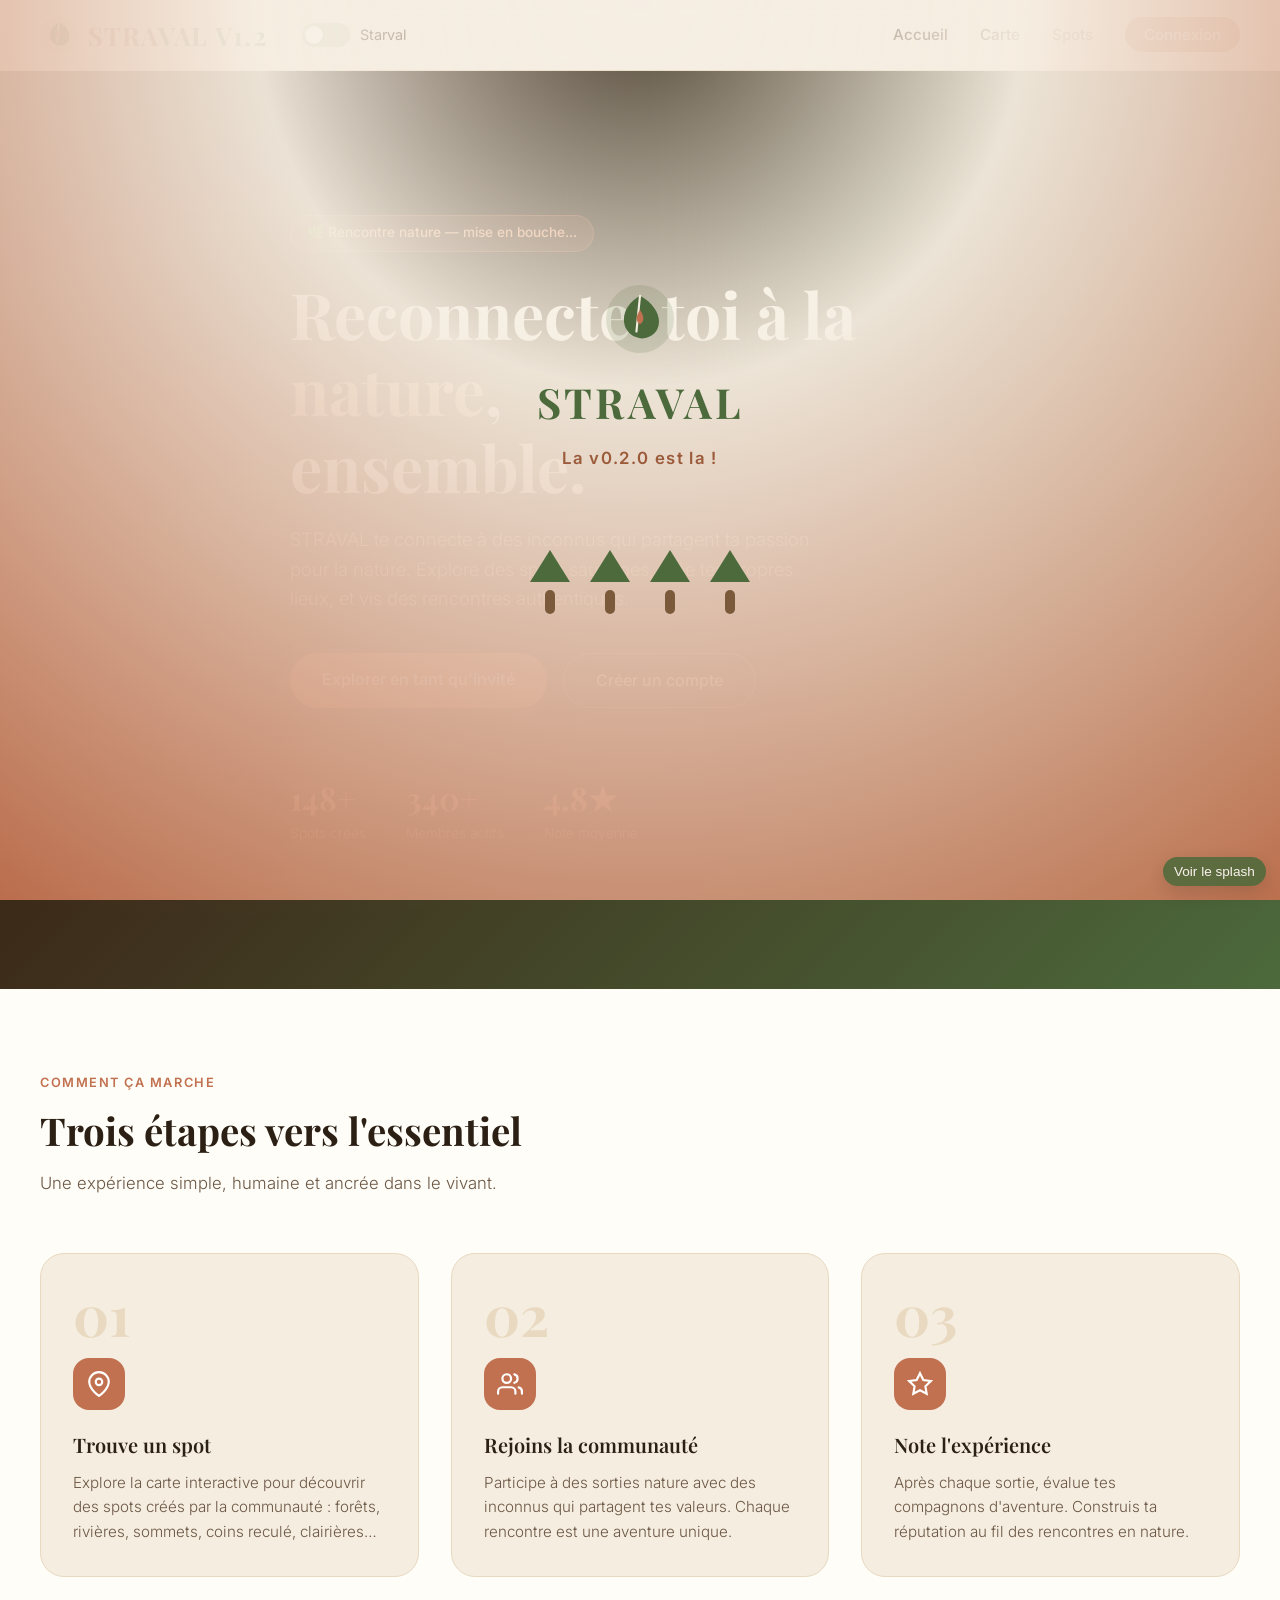
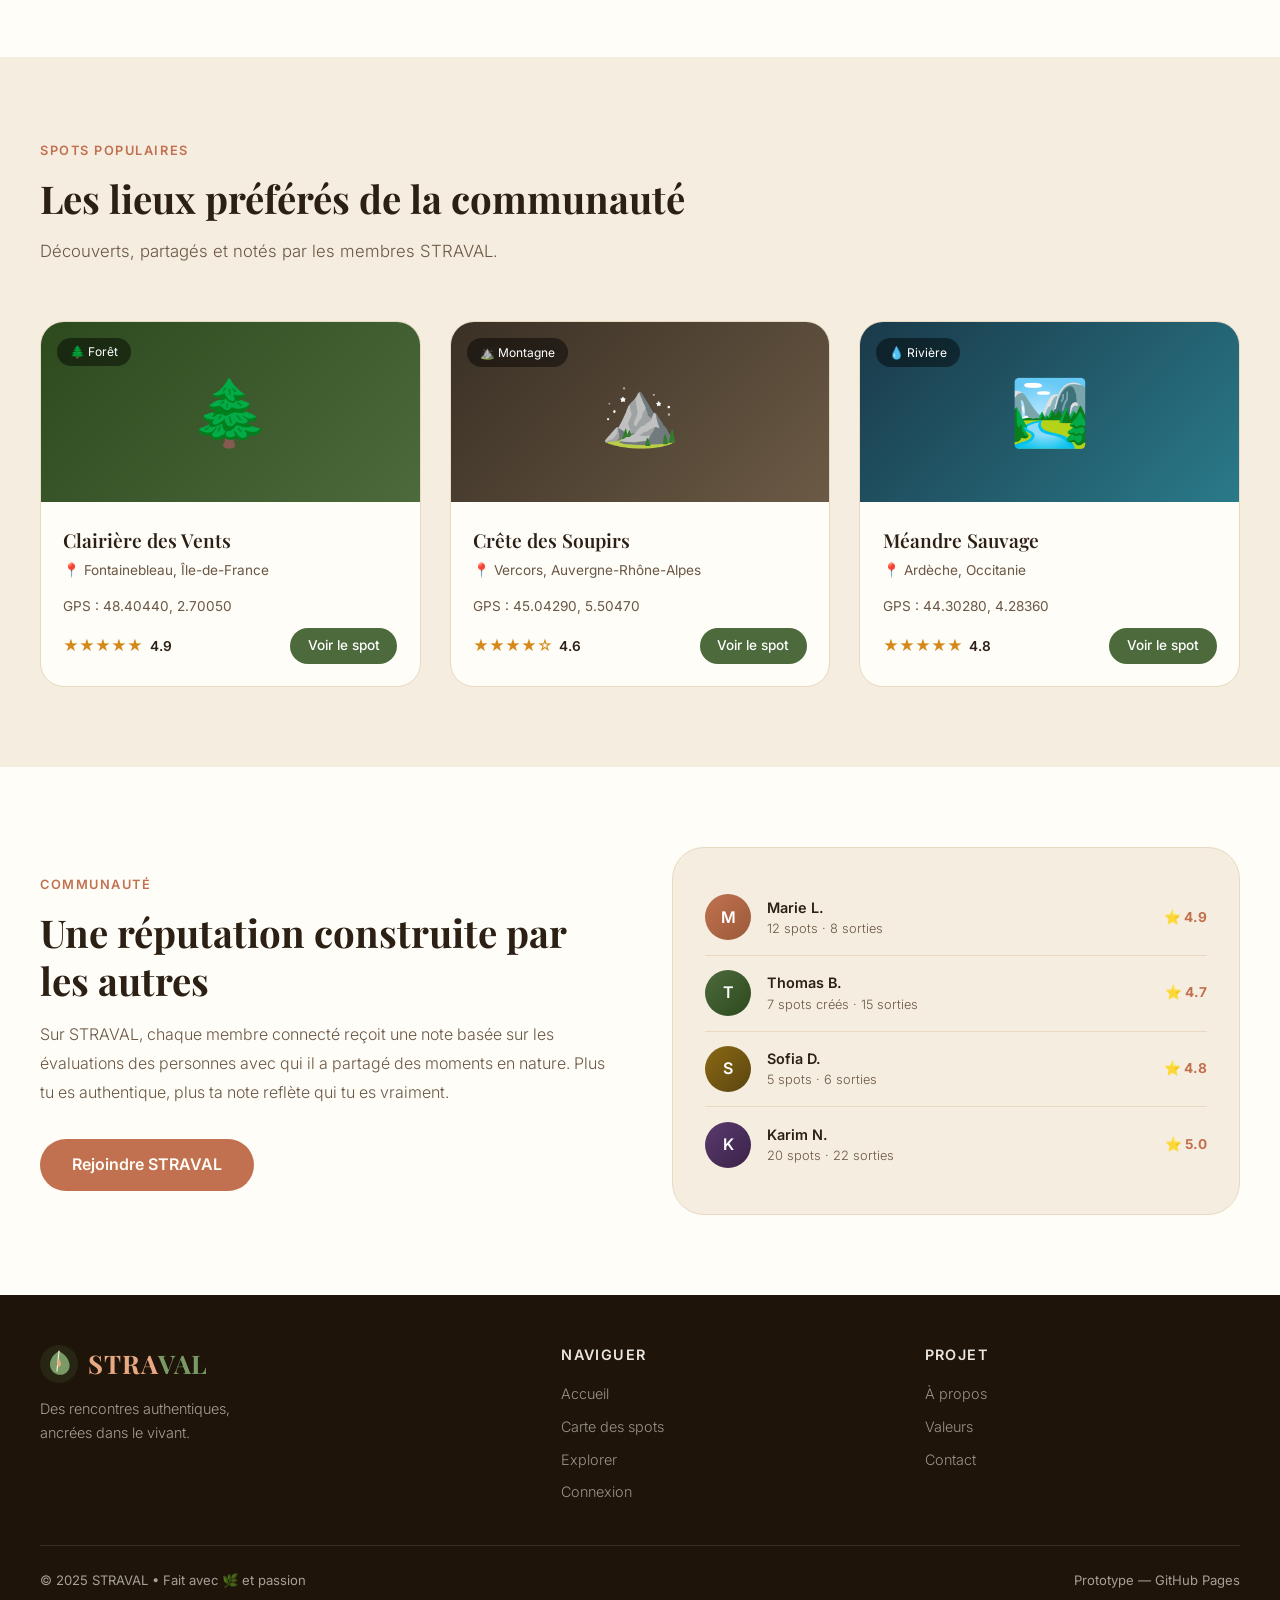
<file: index.html>
<!DOCTYPE html>
<html lang="fr">
<head>
  <meta charset="UTF-8" />
  <meta name="viewport" content="width=device-width, initial-scale=1.0"/>
  <title>STRAVAL — Reconnecte-toi à la nature, ensemble.</title>
  <link rel="preconnect" href="https://fonts.googleapis.com"/>
  <link href="https://fonts.googleapis.com/css2?family=Playfair+Display:wght@400;600;700&family=Inter:wght@300;400;500;600&display=swap" rel="stylesheet"/>
  <style>
    :root {
      --terra: #C1714F; --terra-dark: #9B5A3A; --terra-light: #E8A882;
      --green: #4C6A3C; --green-light: #7A9A65;
      --cream: #F5EDE0; --cream-dark: #E8D9C0;
      --text: #2C2015; --text-light: #6B5744; --white: #FFFDF8;
    }
    *, *::before, *::after { box-sizing: border-box; margin: 0; padding: 0; }
    body { font-family: 'Inter', sans-serif; background: var(--cream); color: var(--text); line-height: 1.6; overflow-x: hidden; overflow-y: auto; }
    body.splash-active { overflow: hidden; }

    /* HEADER */
    header { position: sticky; top: 0; z-index: 100; background: rgba(245,237,224,0.95); backdrop-filter: blur(10px); border-bottom: 1px solid var(--cream-dark); padding: 0 2rem; }
    nav { max-width: 1200px; margin: 0 auto; display: flex; align-items: center; justify-content: flex-start; gap: 1rem; height: 70px; }
    .logo { display: flex; align-items: center; gap: 0.6rem; text-decoration: none; }
    .logo-icon { width: 38px; height: 38px; }
    .logo-text { font-family: 'Playfair Display', serif; font-size: 1.6rem; font-weight: 700; color: var(--terra-dark); letter-spacing: 0.05em; }
    .logo-text span { color: var(--green); }
    .mode-switch { display: flex; align-items: center; gap: 0.6rem; margin-left: 1.2rem; }
    .switch { position: relative; width: 48px; height: 24px; display: inline-block; }
    .switch input { opacity: 0; width: 0; height: 0; }
    .slider { position: absolute; inset: 0; border-radius: 999px; background: rgba(76,106,60,0.15); transition: background 0.3s ease; }
    .slider::before { content: '' ; position: absolute; left: 3px; top: 3px; width: 18px; height: 18px; background: #fff; border-radius: 50%; box-shadow: 0 1px 3px rgba(0,0,0,0.15); transition: transform 0.3s ease; }
    .switch input:checked + .slider { background: linear-gradient(135deg, #C1714F, #E8A882); }
    .switch input:checked + .slider::before { transform: translateX(24px); }
    .mode-label { font-size: 0.9rem; color: var(--text-light); white-space: nowrap; max-width: 12rem; overflow: hidden; text-overflow: ellipsis; }
    .nav-links { display: flex; align-items: center; gap: 2rem; list-style: none; margin-left: auto; }
    .nav-links a { text-decoration: none; font-size: 0.95rem; font-weight: 500; color: var(--text-light); transition: color 0.2s; }
    .nav-links a:hover { color: var(--terra); }
    .btn-nav { background: var(--terra); color: var(--white) !important; padding: 0.5rem 1.2rem; border-radius: 2rem; }
    .btn-nav:hover { background: var(--terra-dark) !important; }
    .nav-toggle { display: none; background: none; border: none; cursor: pointer; flex-direction: column; gap: 5px; }
    .nav-toggle span { display: block; width: 25px; height: 2px; background: var(--text); border-radius: 2px; }

    /* HERO */
    .hero { min-height: 90vh; display: flex; align-items: center; position: relative; overflow: hidden; background: linear-gradient(135deg, #2C1A0E 0%, #3D2B1A 40%, #4C6A3C 100%); }
    .hero-bg { position: absolute; inset: 0; background: radial-gradient(ellipse at 20% 50%, rgba(193,113,79,0.25) 0%, transparent 60%), radial-gradient(ellipse at 80% 20%, rgba(76,106,60,0.3) 0%, transparent 50%); }
    .hero-content { max-width: 1200px; margin: 0 auto; padding: 4rem 2rem; position: relative; z-index: 2; }
    .hero-badge { display: inline-flex; align-items: center; gap: 0.5rem; background: rgba(193,113,79,0.2); border: 1px solid rgba(193,113,79,0.4); color: var(--terra-light); padding: 0.4rem 1rem; border-radius: 2rem; font-size: 0.85rem; font-weight: 500; margin-bottom: 1.5rem; animation: fadeInUp 0.6s ease both; }
    .hero h1 { font-family: 'Playfair Display', serif; font-size: clamp(2.4rem, 5vw, 4.2rem); font-weight: 700; color: var(--white); line-height: 1.2; max-width: 700px; margin-bottom: 1.2rem; animation: fadeInUp 0.6s 0.1s ease both; }
    .hero h1 em { font-style: normal; color: var(--terra-light); }
    .hero > .hero-content > p { font-size: 1.15rem; color: rgba(255,253,248,0.75); max-width: 520px; margin-bottom: 2.5rem; font-weight: 300; animation: fadeInUp 0.6s 0.2s ease both; }
    .hero-cta { display: flex; gap: 1rem; flex-wrap: wrap; animation: fadeInUp 0.6s 0.3s ease both; }
    .btn-primary { background: var(--terra); color: var(--white); padding: 0.85rem 2rem; border-radius: 3rem; text-decoration: none; font-weight: 600; transition: background 0.2s, transform 0.2s; box-shadow: 0 4px 20px rgba(193,113,79,0.4); }
    .btn-primary:hover { background: var(--terra-dark); transform: translateY(-2px); }
    .btn-secondary { background: transparent; color: var(--white); padding: 0.85rem 2rem; border-radius: 3rem; text-decoration: none; font-weight: 500; border: 1.5px solid rgba(255,253,248,0.4); transition: border-color 0.2s, background 0.2s, transform 0.2s; }
    .btn-secondary:hover { border-color: var(--white); background: rgba(255,253,248,0.08); transform: translateY(-2px); }
    .hero-stats { display: flex; gap: 2.5rem; margin-top: 4rem; flex-wrap: wrap; animation: fadeInUp 0.6s 0.4s ease both; }
    .stat-num { font-family: 'Playfair Display', serif; font-size: 2rem; font-weight: 700; color: var(--terra-light); }
    .stat-label { font-size: 0.85rem; color: rgba(255,253,248,0.6); font-weight: 300; }

    /* SECTIONS */
    section { padding: 5rem 2rem; }
    .section-inner { max-width: 1200px; margin: 0 auto; }
    .section-tag { display: inline-block; font-size: 0.8rem; font-weight: 600; text-transform: uppercase; letter-spacing: 0.12em; color: var(--terra); margin-bottom: 0.8rem; }
    .section-title { font-family: 'Playfair Display', serif; font-size: clamp(1.8rem, 3vw, 2.6rem); font-weight: 700; color: var(--text); margin-bottom: 1rem; line-height: 1.25; }
    .section-sub { font-size: 1.05rem; color: var(--text-light); max-width: 560px; font-weight: 300; }
    .section-header { margin-bottom: 3.5rem; }

    /* HOW */
    .how { background: var(--white); }
    .steps-grid { display: grid; grid-template-columns: repeat(auto-fit, minmax(260px, 1fr)); gap: 2rem; }
    .step-card { background: var(--cream); border-radius: 1.5rem; padding: 2rem; border: 1px solid var(--cream-dark); transition: transform 0.25s, box-shadow 0.25s; }
    .step-card:hover { transform: translateY(-6px); box-shadow: 0 12px 40px rgba(107,51,43,0.1); }
    .step-num { font-family: 'Playfair Display', serif; font-size: 3.5rem; font-weight: 700; color: var(--cream-dark); line-height: 1; margin-bottom: 1rem; }
    .step-icon { width: 52px; height: 52px; background: var(--terra); border-radius: 1rem; display: flex; align-items: center; justify-content: center; margin-bottom: 1.2rem; }
    .step-icon svg { width: 26px; height: 26px; }
    .step-card h3 { font-family: 'Playfair Display', serif; font-size: 1.25rem; font-weight: 600; color: var(--text); margin-bottom: 0.6rem; }
    .step-card p { font-size: 0.95rem; color: var(--text-light); font-weight: 300; }

    /* SPOTS */
    .spots { background: var(--cream); }
    .spots-grid { display: grid; grid-template-columns: repeat(auto-fit, minmax(300px, 1fr)); gap: 1.8rem; }
    .spot-card { background: var(--white); border-radius: 1.5rem; overflow: hidden; border: 1px solid var(--cream-dark); transition: transform 0.25s, box-shadow 0.25s; }
    .spot-card:hover { transform: translateY(-6px); box-shadow: 0 16px 48px rgba(44,32,21,0.12); }
    .spot-img { height: 180px; position: relative; overflow: hidden; }
    .spot-img-bg { width: 100%; height: 100%; display: flex; align-items: center; justify-content: center; font-size: 4rem; }
    .foret { background: linear-gradient(135deg, #2d4a1e, #4C6A3C); }
    .montagne { background: linear-gradient(135deg, #3a3025, #6b5a45); }
    .riviere { background: linear-gradient(135deg, #1a3a4a, #2a7a8a); }
    .spot-badge { position: absolute; top: 1rem; left: 1rem; background: rgba(0,0,0,0.45); color: white; font-size: 0.75rem; padding: 0.3rem 0.8rem; border-radius: 2rem; backdrop-filter: blur(6px); }
    .spot-body { padding: 1.4rem; }
    .spot-name { font-family: 'Playfair Display', serif; font-size: 1.2rem; font-weight: 600; color: var(--text); margin-bottom: 0.3rem; }
    .spot-loc { font-size: 0.85rem; color: var(--text-light); display: flex; align-items: center; gap: 0.3rem; margin-bottom: 0.9rem; }
    .spot-footer { display: flex; align-items: center; justify-content: space-between; }
    .stars { color: #D4891A; font-size: 0.95rem; }
    .star-score { font-size: 0.85rem; font-weight: 600; color: var(--text); margin-left: 0.4rem; }
    .btn-spot { background: var(--green); color: white; padding: 0.45rem 1.1rem; border-radius: 2rem; text-decoration: none; font-size: 0.85rem; font-weight: 500; transition: background 0.2s; }
    .btn-spot:hover { background: var(--green-light); }

    /* COMMUNITY */
    .community { background: var(--white); }
    .community-grid { display: grid; grid-template-columns: 1fr 1fr; gap: 4rem; align-items: center; }
    .community-text p { font-size: 1rem; color: var(--text-light); font-weight: 300; margin-bottom: 2rem; line-height: 1.8; }
    .btn-cta { display: inline-block; background: var(--terra); color: var(--white); padding: 0.85rem 2rem; border-radius: 3rem; text-decoration: none; font-weight: 600; transition: background 0.2s, transform 0.2s; }
    .btn-cta:hover { background: var(--terra-dark); transform: translateY(-2px); }
    .avatars-panel { background: var(--cream); border-radius: 2rem; padding: 2rem; border: 1px solid var(--cream-dark); }
    .avatar-row { display: flex; align-items: center; gap: 1rem; padding: 0.9rem 0; border-bottom: 1px solid var(--cream-dark); }
    .avatar-row:last-child { border-bottom: none; }
    .avatar { width: 46px; height: 46px; border-radius: 50%; display: flex; align-items: center; justify-content: center; font-weight: 600; color: white; flex-shrink: 0; }
    .av1 { background: linear-gradient(135deg, #C1714F, #9B5A3A); }
    .av2 { background: linear-gradient(135deg, #4C6A3C, #2d4a1e); }
    .av3 { background: linear-gradient(135deg, #8B6914, #5a4510); }
    .av4 { background: linear-gradient(135deg, #5a3a6e, #3a2248); }
    .avatar-info { flex: 1; }
    .avatar-name { font-size: 0.9rem; font-weight: 600; color: var(--text); }
    .avatar-spots { font-size: 0.8rem; color: var(--text-light); font-weight: 300; }
    .avatar-rating { font-size: 0.85rem; font-weight: 700; color: var(--terra); }

    /* FOOTER */
    footer { background: #1E1409; color: rgba(255,253,248,0.6); padding: 3rem 2rem 2rem; }
    .footer-inner { max-width: 1200px; margin: 0 auto; display: grid; grid-template-columns: 1.5fr 1fr 1fr; gap: 3rem; }
    .footer-brand .logo-text { color: #E8A882; }
    .footer-brand .logo-text span { color: #7A9A65; }
    .footer-tagline { margin-top: 0.8rem; font-size: 0.9rem; font-weight: 300; line-height: 1.7; }
    .footer-col h4 { color: rgba(255,253,248,0.9); font-size: 0.9rem; font-weight: 600; text-transform: uppercase; letter-spacing: 0.1em; margin-bottom: 1rem; }
    .footer-col a { display: block; color: rgba(255,253,248,0.55); text-decoration: none; font-size: 0.9rem; font-weight: 300; margin-bottom: 0.6rem; transition: color 0.2s; }
    .footer-col a:hover { color: #E8A882; }
    .footer-bottom { max-width: 1200px; margin: 2rem auto 0; padding-top: 1.5rem; border-top: 1px solid rgba(255,253,248,0.1); display: flex; justify-content: space-between; font-size: 0.82rem; flex-wrap: wrap; gap: 0.5rem; }

    .splash {
      position: fixed;
      inset: 0;
      width: 100vw;
      height: 100vh;
      display: flex;
      align-items: center;
      justify-content: center;
      background: radial-gradient(circle at top, rgba(255,255,255,0.12), rgba(245,237,224,0.95) 35%, rgba(193,113,79,0.95));
      z-index: 999;
      overflow: hidden;
      transition: opacity 0.8s ease, visibility 0.8s ease;
    }
    .splash.hidden { opacity: 0; visibility: hidden; pointer-events: none; }
    .splash-inner {
      text-align: center;
      color: var(--text);
      padding: 2rem;
      max-width: 520px;
      width: min(90vw, 520px);
      animation: popIn 0.7s ease both;
    }
    .splash-logo-icon { width: 68px; height: 68px; margin: 0 auto 1rem; display: block; }
    .splash-logo-text { display: block; font-family: 'Playfair Display', serif; font-size: 2.6rem; font-weight: 700; letter-spacing: 0.08em; color: var(--green); margin-bottom: 0.6rem; }
    .splash-tag { font-size: 1.05rem; font-weight: 600; color: var(--terra-dark); margin-bottom: 2rem; letter-spacing: 0.08em; }
    .splash-forest { position: relative; height: 110px; display: flex; align-items: flex-end; justify-content: center; gap: 1rem; margin: 0 auto; }
    .tree { position: relative; display: flex; flex-direction: column; align-items: center; justify-content: flex-end; width: 44px; height: 110px; }
    .trunk { width: 10px; height: 24px; background: #7A5A3A; border-radius: 999px; margin-top: 8px; opacity: 0; animation: trunkGrow 0.7s ease forwards; }
    .tree .foliage {
      width: 0;
      height: 0;
      border-left: 20px solid transparent;
      border-right: 20px solid transparent;
      border-bottom: 32px solid var(--green);
      transform-origin: center bottom;
      transform: scaleY(0);
      opacity: 0;
      border-radius: 12px 12px 0 0;
      animation: treeGrow 0.9s ease forwards;
    }
    .tree-1 .foliage { animation-delay: 0.35s; }
    .tree-1 .trunk { animation-delay: 0.55s; }
    .tree-2 .foliage { animation-delay: 0.45s; }
    .tree-2 .trunk { animation-delay: 0.65s; }
    .tree-3 .foliage { animation-delay: 0.55s; }
    .tree-3 .trunk { animation-delay: 0.75s; }
    .tree-4 .foliage { animation-delay: 0.65s; }
    .tree-4 .trunk { animation-delay: 0.85s; }

    @keyframes popIn { from { opacity: 0; transform: translateY(18px) scale(0.96); } to { opacity: 1; transform: translateY(0) scale(1); } }
    @keyframes treeGrow { from { opacity: 0; transform: scaleY(0.1); } to { opacity: 1; transform: scaleY(1); } }
    @keyframes trunkGrow { from { opacity: 0; transform: translateY(14px); } to { opacity: 1; transform: translateY(0); } }

    /* ANIMATIONS */
    @keyframes fadeInUp { from { opacity: 0; transform: translateY(20px); } to { opacity: 1; transform: translateY(0); } }
    .reveal { opacity: 0; transform: translateY(24px); transition: opacity 0.6s ease, transform 0.6s ease; }
    .reveal.visible { opacity: 1; transform: translateY(0); }

    @media (max-width: 768px) {
      .nav-links { display: none; flex-direction: column; }
      .nav-links.open { display: flex; position: absolute; top: 70px; left: 0; right: 0; background: var(--cream); padding: 1.5rem 2rem; border-bottom: 1px solid var(--cream-dark); z-index: 99; }
      .nav-toggle { display: flex; }
      .community-grid { grid-template-columns: 1fr; }
      .footer-inner { grid-template-columns: 1fr; gap: 2rem; }
    }
    
    /* Dev helper button to force/show splash */
    .dev-splash-btn {
      position: fixed; right: 14px; bottom: 14px; z-index: 1500;
      background: rgba(76,106,60,0.95); color: #fff; border: none; padding: 0.45rem 0.7rem; border-radius: 999px; cursor: pointer; font-size: 0.85rem; box-shadow: 0 6px 20px rgba(0,0,0,0.15);
      opacity: 0.9;
    }
    .dev-splash-btn:hover { transform: translateY(-2px); }
  </style>
</head>
<body>
  <div class="splash" id="splashScreen">
    <div class="splash-inner">
      <div class="splash-brand">
        <svg class="splash-logo-icon" viewBox="0 0 38 38" fill="none" aria-hidden="true">
          <circle cx="19" cy="19" r="19" fill="#4C6A3C" opacity="0.15"/>
          <path d="M19 6 C12 10, 8 17, 11 24 C14 30, 22 32, 27 27 C32 22, 30 12, 19 6Z" fill="#4C6A3C"/>
          <path d="M19 6 L17 26" stroke="#F5EDE0" stroke-width="1.2" stroke-linecap="round"/>
          <path d="M19 14 C17 17, 16 20, 19 22 C22 20, 21 17, 19 14Z" fill="#C1714F"/>
        </svg>
        <span class="splash-logo-text">STRAVAL</span>
      </div>
      <p class="splash-tag">La v0.2.0 est la !</p>
      <div class="splash-forest">
        <div class="tree tree-1"><div class="foliage"></div><div class="trunk"></div></div>
        <div class="tree tree-2"><div class="foliage"></div><div class="trunk"></div></div>
        <div class="tree tree-3"><div class="foliage"></div><div class="trunk"></div></div>
        <div class="tree tree-4"><div class="foliage"></div><div class="trunk"></div></div>
      </div>
    </div>
  </div>

<header>
  <nav>
    <a href="index.html" class="logo">
      <svg class="logo-icon" viewBox="0 0 38 38" fill="none">
        <circle cx="19" cy="19" r="19" fill="#4C6A3C" opacity="0.15"/>
        <path d="M19 6 C12 10, 8 17, 11 24 C14 30, 22 32, 27 27 C32 22, 30 12, 19 6Z" fill="#4C6A3C"/>
        <path d="M19 6 L17 26" stroke="#F5EDE0" stroke-width="1.2" stroke-linecap="round"/>
        <path d="M19 14 C17 17, 16 20, 19 22 C22 20, 21 17, 19 14Z" fill="#C1714F"/>
      </svg>
      <span class="logo-text">STRA<span>VAL V1.2</span></span>
    </a>
    <div class="mode-switch">
      <label class="switch">
        <input type="checkbox" id="modeToggle" aria-label="Basculer vers Stravaaaal" />
        <span class="slider"></span>
      </label>
      <span class="mode-label" id="modeLabel">Starval</span>
    </div>
    <ul class="nav-links" id="navLinks">
      <li><a href="index.html">Accueil</a></li>
      <li><a href="map.html">Carte</a></li>
      <li><a href="spots.html">Spots</a></li>
      <li><a href="login.html" class="btn-nav">Connexion</a></li>
    </ul>
    <button class="nav-toggle" id="navToggle"><span></span><span></span><span></span></button>
  </nav>
</header>

<section class="hero">
  <div class="hero-bg"></div>
  <div class="hero-content">
    <div class="hero-badge">🌿 Rencontre nature — mise en bouche...</div>
    <h1>Reconnecte-toi à la <em>nature</em>,<br/>ensemble.</h1>
    <p>STRAVAL te connecte à des inconnus qui partagent ta passion pour la nature. Explore des spots sauvages, crée tes propres lieux, et vis des rencontres authentiques.</p>
    <div class="hero-cta">
      <a href="map.html" class="btn-primary">Explorer en tant qu'invité</a>
      <a href="login.html" class="btn-secondary">Créer un compte</a>
    </div>
    <div class="hero-stats">
      <div class="stat"><div class="stat-num">148+</div><div class="stat-label">Spots créés</div></div>
      <div class="stat"><div class="stat-num">340+</div><div class="stat-label">Membres actifs</div></div>
      <div class="stat"><div class="stat-num">4.8★</div><div class="stat-label">Note moyenne</div></div>
    </div>
  </div>
</section>

<section class="how">
  <div class="section-inner">
    <div class="section-header reveal">
      <span class="section-tag">Comment ça marche</span>
      <h2 class="section-title">Trois étapes vers l'essentiel</h2>
      <p class="section-sub">Une expérience simple, humaine et ancrée dans le vivant.</p>
    </div>
    <div class="steps-grid">
      <div class="step-card reveal">
        <div class="step-num">01</div>
        <div class="step-icon"><svg viewBox="0 0 24 24" fill="none" stroke="white" stroke-width="2" stroke-linecap="round"><path d="M21 10c0 7-9 13-9 13S3 17 3 10a9 9 0 0118 0z"/><circle cx="12" cy="10" r="3"/></svg></div>
        <h3>Trouve un spot</h3>
        <p>Explore la carte interactive pour découvrir des spots créés par la communauté : forêts, rivières, sommets, coins reculé,  clairières…</p>
      </div>
      <div class="step-card reveal">
        <div class="step-num">02</div>
        <div class="step-icon"><svg viewBox="0 0 24 24" fill="none" stroke="white" stroke-width="2" stroke-linecap="round"><path d="M17 21v-2a4 4 0 00-4-4H5a4 4 0 00-4 4v2"/><circle cx="9" cy="7" r="4"/><path d="M23 21v-2a4 4 0 00-3-3.87M16 3.13a4 4 0 010 7.75"/></svg></div>
        <h3>Rejoins la communauté</h3>
        <p>Participe à des sorties nature avec des inconnus qui partagent tes valeurs. Chaque rencontre est une aventure unique.</p>
      </div>
      <div class="step-card reveal">
        <div class="step-num">03</div>
        <div class="step-icon"><svg viewBox="0 0 24 24" fill="none" stroke="white" stroke-width="2" stroke-linecap="round"><polygon points="12 2 15.09 8.26 22 9.27 17 14.14 18.18 21.02 12 17.77 5.82 21.02 7 14.14 2 9.27 8.91 8.26 12 2"/></svg></div>
        <h3>Note l'expérience</h3>
        <p>Après chaque sortie, évalue tes compagnons d'aventure. Construis ta réputation au fil des rencontres en nature.</p>
      </div>
    </div>
  </div>
</section>

<section class="spots">
  <div class="section-inner">
    <div class="section-header reveal">
      <span class="section-tag">Spots populaires</span>
      <h2 class="section-title">Les lieux préférés de la communauté</h2>
      <p class="section-sub">Découverts, partagés et notés par les membres STRAVAL.</p>
    </div>
    <div class="spots-grid">
      <div class="spot-card reveal">
        <div class="spot-img"><div class="spot-img-bg foret">🌲</div><span class="spot-badge">🌲 Forêt</span></div>
        <div class="spot-body">
          <div class="spot-name">Clairière des Vents</div>
          <div class="spot-loc">📍 Fontainebleau, Île-de-France</div>
          <div class="spot-coords" style="font-size:0.85rem;color:var(--text-light);margin-bottom:0.6rem;">GPS : 48.40440, 2.70050</div>
          <div class="spot-footer"><div><span class="stars">★★★★★</span><span class="star-score">4.9</span></div><a href="spots.html" class="btn-spot">Voir le spot</a></div>
        </div>
      </div>
      <div class="spot-card reveal">
        <div class="spot-img"><div class="spot-img-bg montagne">⛰️</div><span class="spot-badge">⛰️ Montagne</span></div>
        <div class="spot-body">
          <div class="spot-name">Crête des Soupirs</div>
          <div class="spot-loc">📍 Vercors, Auvergne-Rhône-Alpes</div>
          <div class="spot-coords" style="font-size:0.85rem;color:var(--text-light);margin-bottom:0.6rem;">GPS : 45.04290, 5.50470</div>
          <div class="spot-footer"><div><span class="stars">★★★★☆</span><span class="star-score">4.6</span></div><a href="spots.html" class="btn-spot">Voir le spot</a></div>
        </div>
      </div>
      <div class="spot-card reveal">
        <div class="spot-img"><div class="spot-img-bg riviere">🏞️</div><span class="spot-badge">💧 Rivière</span></div>
        <div class="spot-body">
          <div class="spot-name">Méandre Sauvage</div>
          <div class="spot-loc">📍 Ardèche, Occitanie</div>
          <div class="spot-coords" style="font-size:0.85rem;color:var(--text-light);margin-bottom:0.6rem;">GPS : 44.30280, 4.28360</div>
          <div class="spot-footer"><div><span class="stars">★★★★★</span><span class="star-score">4.8</span></div><a href="spots.html" class="btn-spot">Voir le spot</a></div>
        </div>
      </div>
    </div>
  </div>
</section>

<section class="community">
  <div class="section-inner">
    <div class="community-grid">
      <div class="community-text reveal">
        <span class="section-tag">Communauté</span>
        <h2 class="section-title">Une réputation construite par les autres</h2>
        <p>Sur STRAVAL, chaque membre connecté reçoit une note basée sur les évaluations des personnes avec qui il a partagé des moments en nature. Plus tu es authentique, plus ta note reflète qui tu es vraiment.</p>
        <a href="login.html" class="btn-cta">Rejoindre STRAVAL</a>
      </div>
      <div class="avatars-panel reveal">
        <div class="avatar-row"><div class="avatar av1">M</div><div class="avatar-info"><div class="avatar-name">Marie L.</div><div class="avatar-spots">12 spots · 8 sorties</div></div><div class="avatar-rating">⭐ 4.9</div></div>
        <div class="avatar-row"><div class="avatar av2">T</div><div class="avatar-info"><div class="avatar-name">Thomas B.</div><div class="avatar-spots">7 spots créés · 15 sorties</div></div><div class="avatar-rating">⭐ 4.7</div></div>
        <div class="avatar-row"><div class="avatar av3">S</div><div class="avatar-info"><div class="avatar-name">Sofia D.</div><div class="avatar-spots">5 spots · 6 sorties</div></div><div class="avatar-rating">⭐ 4.8</div></div>
        <div class="avatar-row"><div class="avatar av4">K</div><div class="avatar-info"><div class="avatar-name">Karim N.</div><div class="avatar-spots">20 spots · 22 sorties</div></div><div class="avatar-rating">⭐ 5.0</div></div>
      </div>
    </div>
  </div>
</section>

<footer>
  <div class="footer-inner">
    <div class="footer-brand">
      <a href="index.html" class="logo">
        <svg class="logo-icon" viewBox="0 0 38 38" fill="none"><circle cx="19" cy="19" r="19" fill="#4C6A3C" opacity="0.2"/><path d="M19 6 C12 10, 8 17, 11 24 C14 30, 22 32, 27 27 C32 22, 30 12, 19 6Z" fill="#7A9A65"/><path d="M19 6 L17 26" stroke="#F5EDE0" stroke-width="1.2" stroke-linecap="round"/><path d="M19 14 C17 17, 16 20, 19 22 C22 20, 21 17, 19 14Z" fill="#E8A882"/></svg>
        <span class="logo-text">STRA<span>VAL</span></span>
      </a>
      <p class="footer-tagline">Des rencontres authentiques,<br/>ancrées dans le vivant.</p>
    </div>
    <div class="footer-col">
      <h4>Naviguer</h4>
      <a href="index.html">Accueil</a><a href="map.html">Carte des spots</a><a href="spots.html">Explorer</a><a href="login.html">Connexion</a>
    </div>
    <div class="footer-col">
      <h4>Projet</h4>
      <a href="#">À propos</a><a href="#">Valeurs</a><a href="#">Contact</a>
    </div>
  </div>
  <div class="footer-bottom">
    <span>© 2025 STRAVAL • Fait avec 🌿 et passion</span>
    <span>Prototype — GitHub Pages</span>
  </div>
</footer>

<audio id="splashAudio" src="splash-sound.wav" preload="auto" playsinline></audio>

<script>
  document.getElementById('navToggle').addEventListener('click', () => {
    document.getElementById('navLinks').classList.toggle('open');
  });
  const observer = new IntersectionObserver((entries) => {
    entries.forEach(e => { if (e.isIntersecting) { e.target.classList.add('visible'); observer.unobserve(e.target); } });
  }, { threshold: 0.12 });
  document.querySelectorAll('.reveal').forEach(el => observer.observe(el));

  const modeToggle = document.getElementById('modeToggle');
  const modeLabel = document.getElementById('modeLabel');
  if (modeToggle && modeLabel) {
    modeToggle.addEventListener('change', (event) => {
      if (event.target.checked) {
        modeLabel.textContent = 'Stravaaaal (utilisateurs aguéris uniquement 🫣)';
        window.location.href = 'stravaaaal.html';
      }
    });
  }

  window.addEventListener('load', () => {
    const splash = document.getElementById('splashScreen');
    const splashAudio = document.getElementById('splashAudio');
    const flagKey = 'splashSeen_v0.2.0';
    if (!splash) return;

    // Si on passe ?splash=1 dans l'URL, forcer l'affichage (utile pour tester)
    try {
      const params = new URLSearchParams(window.location.search);
      if (params.get('splash') === '1') { sessionStorage.removeItem(flagKey); }
    } catch (e) { /* ignore */ }

    console.log('[splash] checking sessionStorage flag', flagKey);
    // Si l'utilisateur a déjà vu le splash pour cette version dans CETTE session (onglet), on l'enlève tout de suite
    try {
      const seen = sessionStorage.getItem(flagKey);
      if (seen) {
        console.log('[splash] already seen in this session, removing splash');
        splash.remove();
        document.body.classList.remove('splash-active');
        return;
      } else {
        console.log('[splash] not seen in this session — will show splash');
      }
    } catch (e) {
      // si sessionStorage indisponible, continuer et montrer le splash
    }

    // Montrer splash la première fois
    document.body.classList.add('splash-active');
    if (splashAudio) {
      splashAudio.play().catch(() => {
        /* Autoplay peut être bloqué par le navigateur avant une interaction utilisateur. */
      });
    }
    setTimeout(() => {
      splash.classList.add('hidden');
      if (splashAudio) { try { splashAudio.pause(); splashAudio.currentTime = 0; } catch (e) {} }
    }, 3100);
    setTimeout(() => {
      splash.remove();
      document.body.classList.remove('splash-active');
      try { sessionStorage.setItem(flagKey, '1'); } catch(e) { /* ignore */ }
    }, 4200);
  });

  // Raccourci clavier pour développeurs : Shift+S supprime le flag de session et recharge la page
  window.addEventListener('keydown', (e) => {
    if (e.shiftKey && e.key.toLowerCase() === 's') {
      try { sessionStorage.removeItem('splashSeen_v0.2.0'); } catch (err) {}
      location.reload();
    }
  });

  // Bouton visible pour réinitialiser le splash (utilisateur / test rapide)
  (function createDevButton(){
    try {
      const btn = document.createElement('button');
      btn.id = 'devSplashBtn';
      btn.className = 'dev-splash-btn';
      btn.textContent = 'Voir le splash';
      btn.title = 'Supprime le flag splash et recharge pour voir l\'animation';
      btn.addEventListener('click', () => {
        try { sessionStorage.removeItem('splashSeen_v0.2.0'); } catch (e) {}
        location.reload();
      });
      document.body.appendChild(btn);
    } catch (e) { /* ignore in older browsers */ }
  })();
</script>
</body>
</html>
</file>
